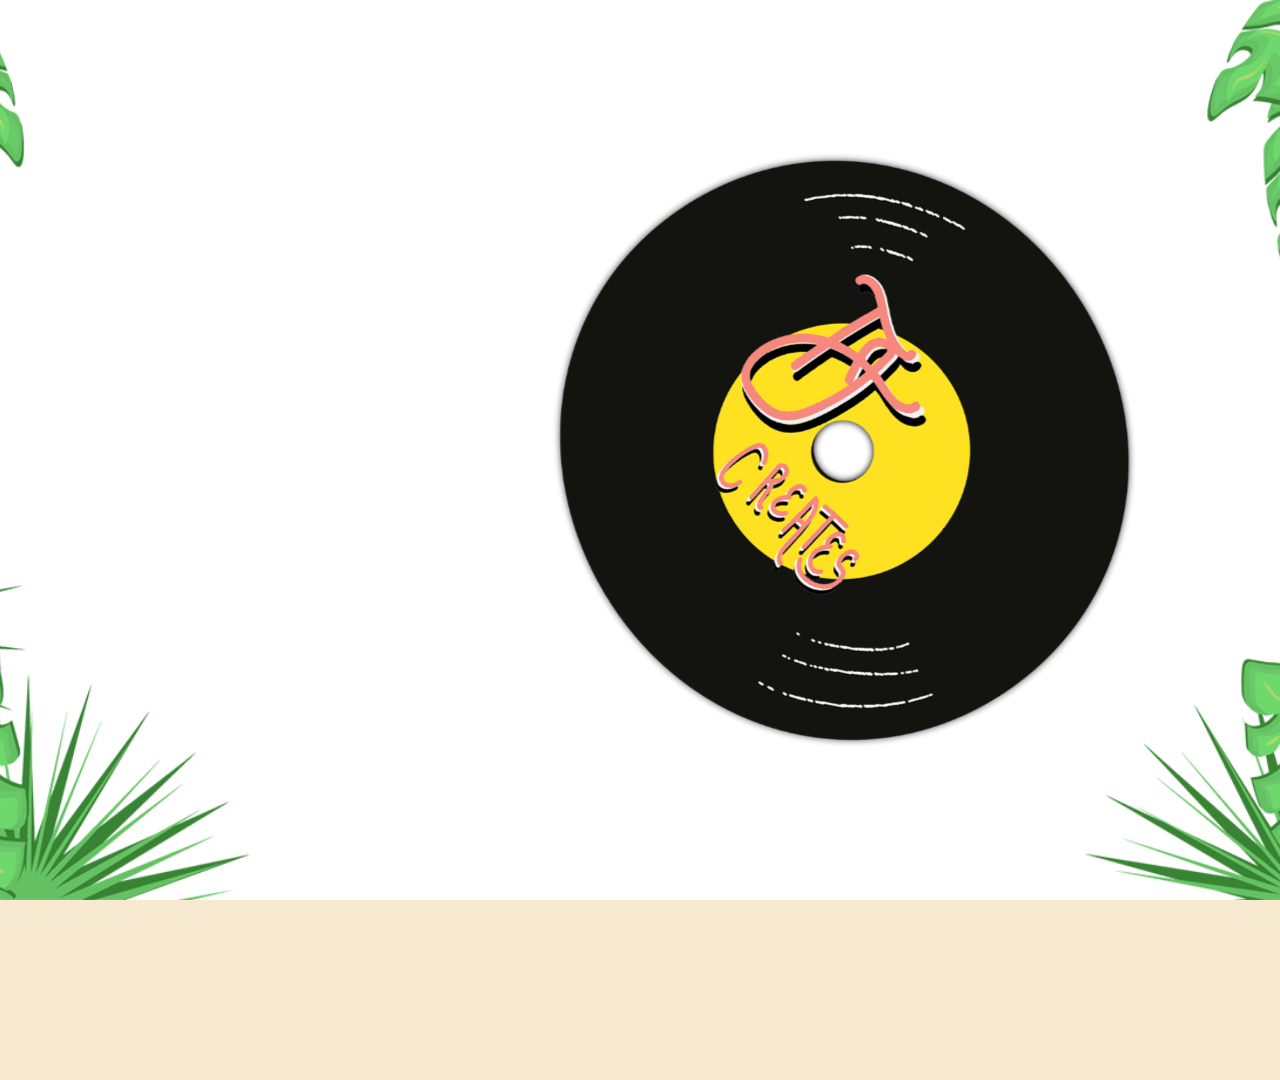
<file: index.html>
<!DOCTYPE html>
<html lang="en">
  <head>
    <meta charset="UTF-8">
    <title>Home</title>
    <link href="https://fonts.googleapis.com/css2?family=Montserrat&family=Nunito+Sans&family=Open+Sans&display=swap" rel="stylesheet">
    <link rel="stylesheet" href="css/styles-index.css">
    <!-- <link rel="icon"
      type="image/JPG"
      href="xo-tj.png"
      <i class="xo-tj.png" aria-hidden="true"></i>
   favicon info -->
  </head>
  <body>
<div class="page-wrap">
    <header>
      <!-- <img class="logo" src="pictures/tj-logo.png" alt="monogram style logo with cursive initials TJ colours pink white and black"-->
      <!-- <h1>Welcome!</h1>
      <h2>We're under construction but listen to some tunes while you wait!</h2>
    </header> -->

    <nav>
    </nav>

    <main role="main">
      <a href="homepage.html"><img class="spinningLogo" src="pictures/vinyl-record-logo.gif">
            <!-- <a class="enterLink" href="homepage.html">Enter Site</a> -->
    </main>
</div>
<!-- This is my comment section. Like girl, you're gonna have to replace that terrible paragraph with some logical information ok? K cool. -->

    <footer>
      <p> Copyright &copy;Tasha Jade Banate. All rights reserved. </p>
    </footer>

  </body>
</html>
</file>
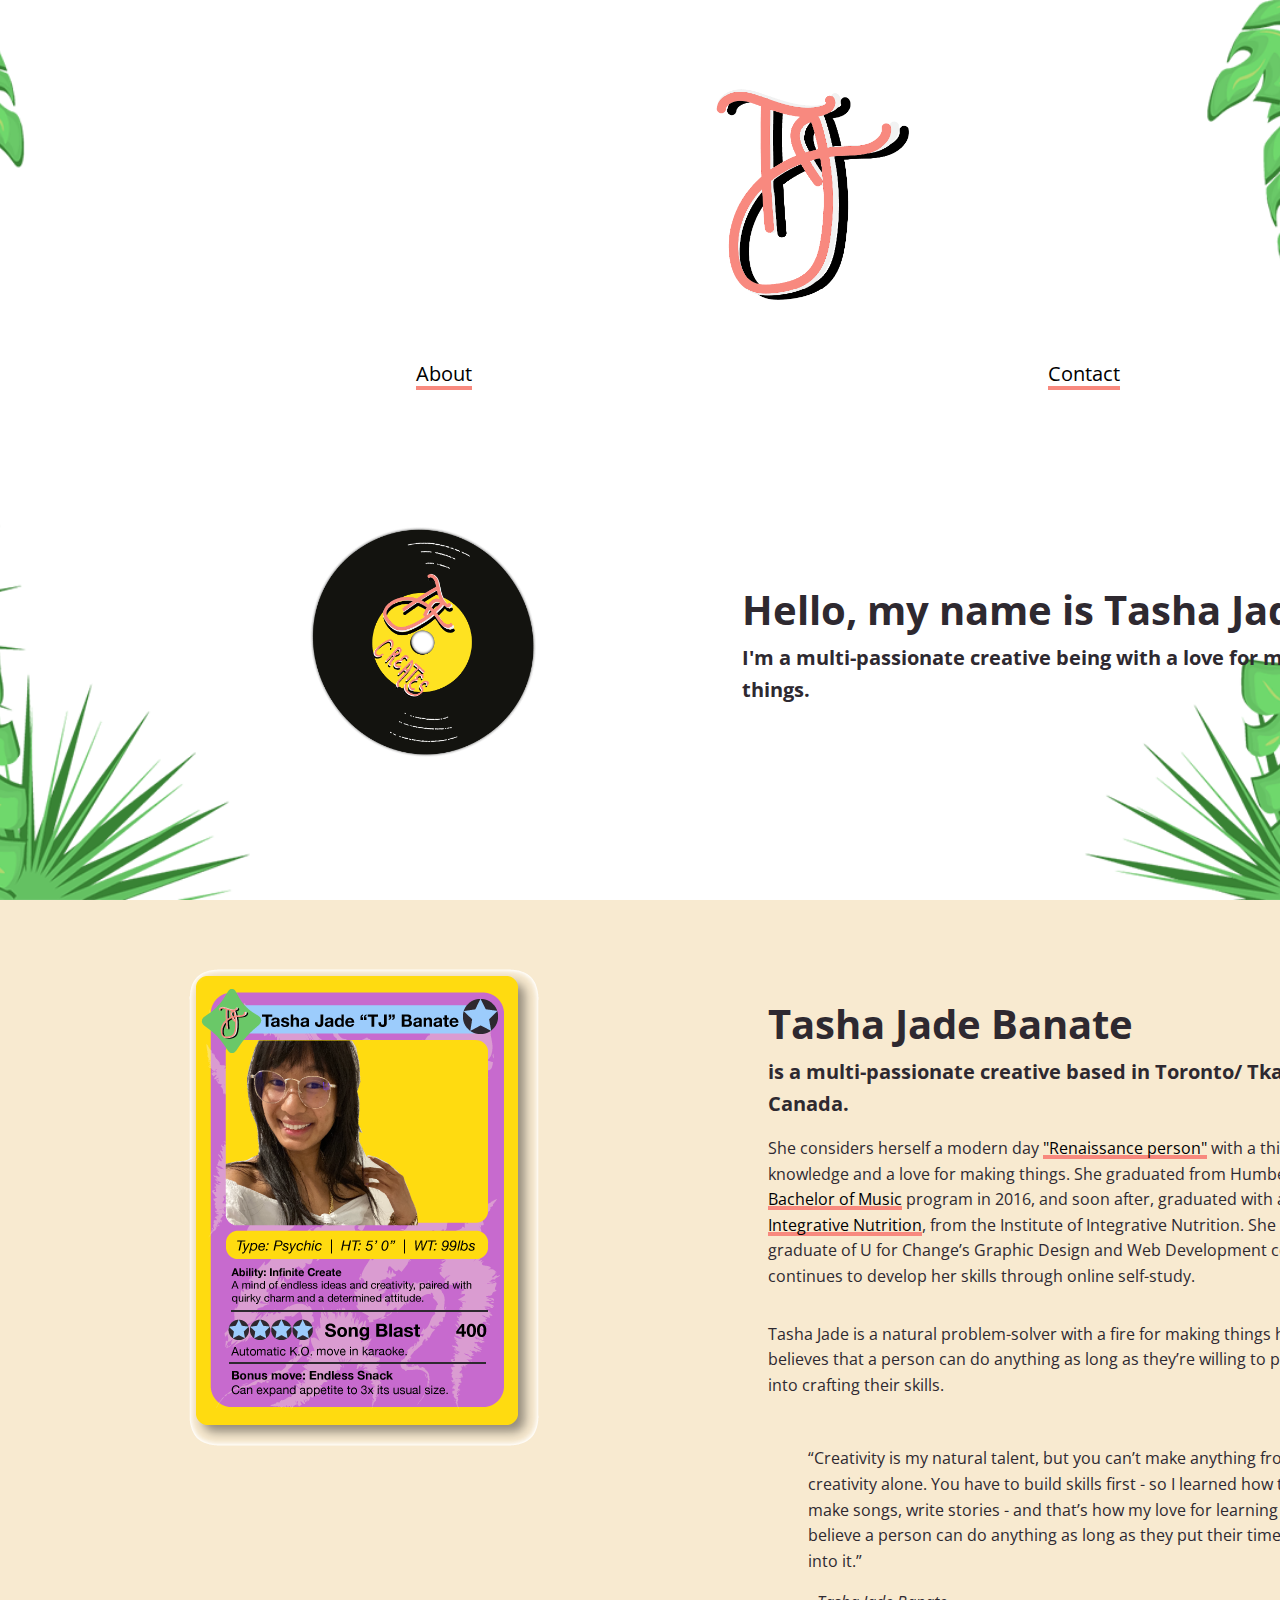
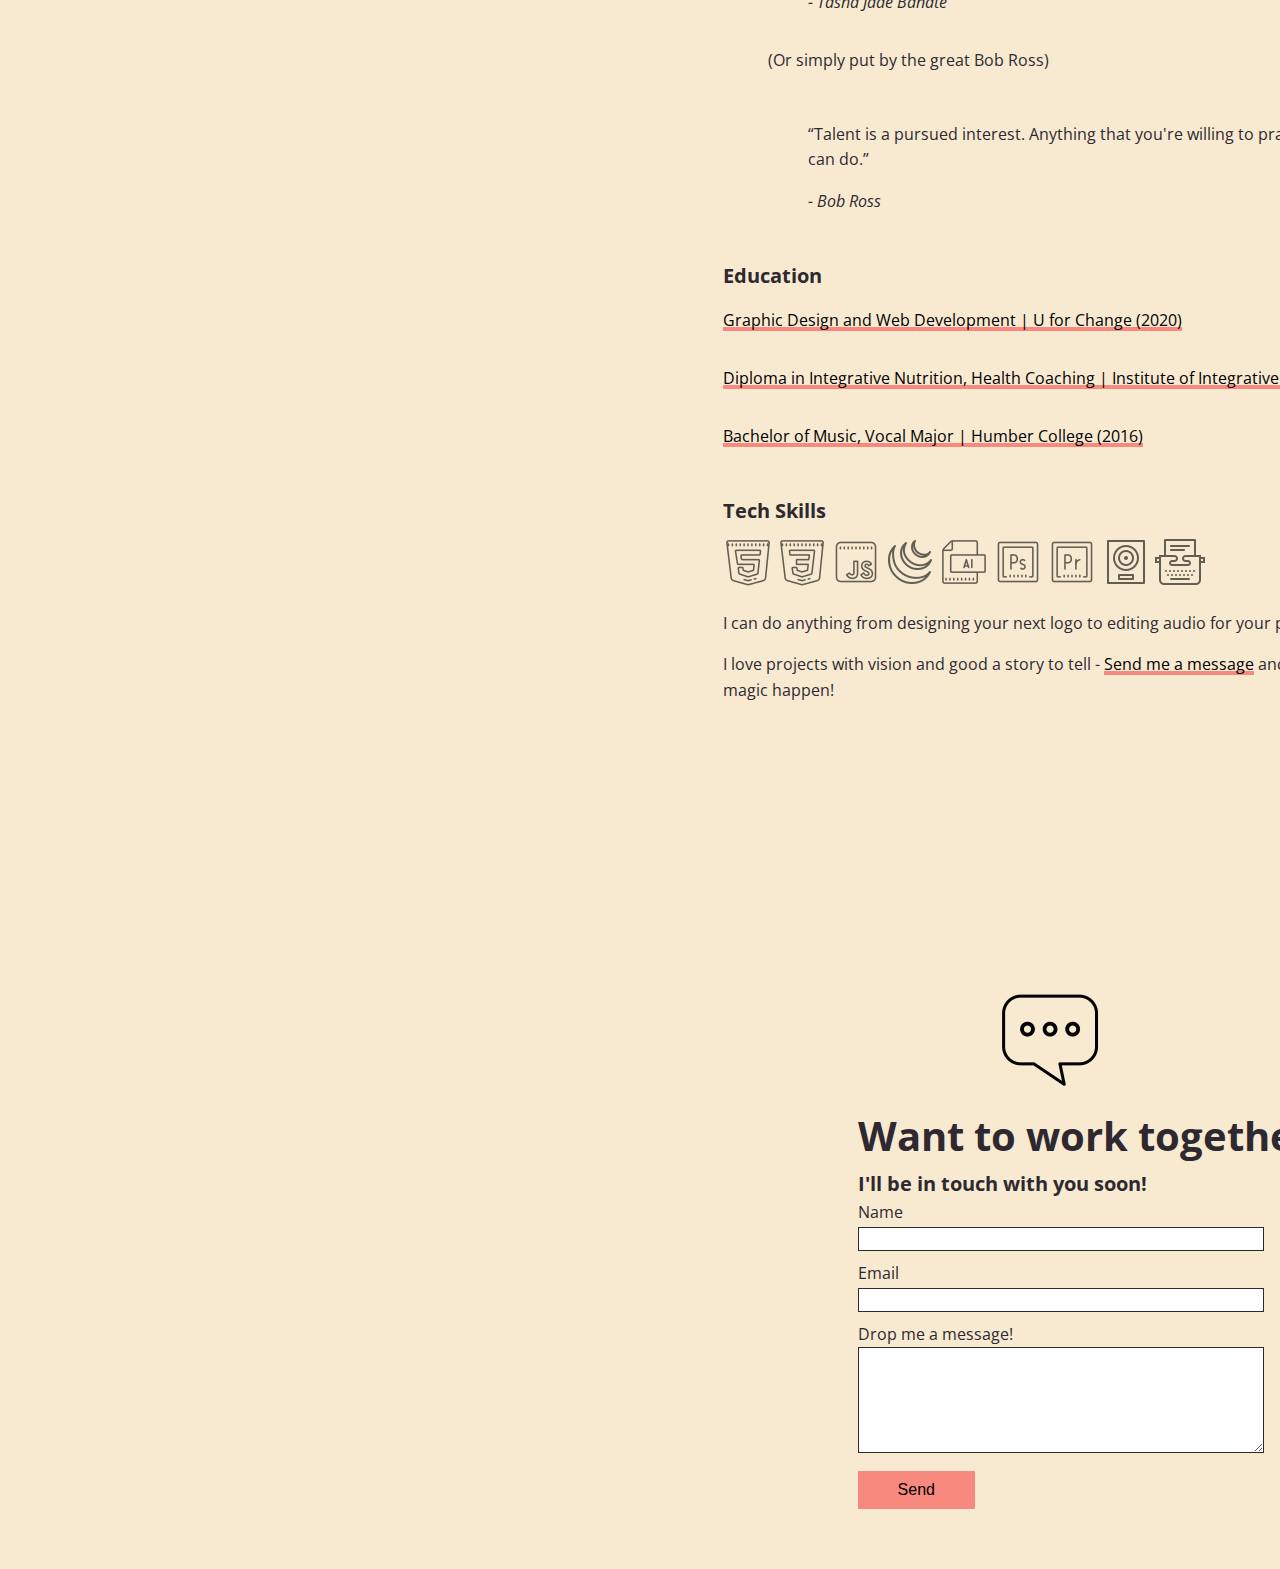
<file: homepage.html>
<!DOCTYPE html>
<html lang="en">
  <head>
    <meta charset="UTF-8">
    <title>About</title>
    <link href="https://fonts.googleapis.com/css2?family=Montserrat&family=Nunito+Sans&family=Open+Sans&display=swap" rel="stylesheet">
      <link rel="stylesheet" href="css/styles.css">

        <script src="https://ajax.googleapis.com/ajax/libs/jquery/3.5.1/jquery.min.js">
  //       var windw = this;
  //
  // $.fn.followTo = function ( pos ) {
  //     var $this = this,
  //         $window = $(windw);
  //
  //     $window.scroll(function(e){
  //         if ($window.scrollTop() > pos) {
  //             $this.css({
  //                 position: 'absolute',
  //                 top: pos
  //             });
  //         } else {
  //             $this.css({
  //                 position: 'fixed',
  //                 top: 0
  //             });
  //         }
  //     });
  // };
  //
  // $('#pokePicDiv').followTo(100);

        </script>

  </head>
  <body>
    <div class="page-wrap">
      <!-- closing div tag under cloding body tag -->
    <header>
      <img class="logo" src="pictures/tj-logo.png" alt="monogram style logo with cursive initials TJ colours pink white and black">
    </header>

  <nav>
    <a href="#aboutAnchor">About</a>
    <!-- <a href="projects.html">Projects</a> -->
    <a href="#contactAnchor">Contact</a>
  </nav>

  <main>

    <img class="spinningLogo" src="pictures/vinyl-record-logo.gif">
  <div class="homepageText">
    <h1>Hello, my name is Tasha Jade</h1>
    <h2>I'm a multi-passionate creative being with a love for making things.</h2>
  </div>

  <a name="aboutAnchor"></a>

    <div class="pokePicDiv">
      <img class="pokePic" src="pictures/pokeProfilePic-tj.png" alt="this is a pokemon card inspired profile and stat pic of Tasha Jade Banate">
    </div>

<div class="aboutMeSection">

   <div class="introBio"> <!--closing tag after text-->
    <h1>Tasha Jade Banate</h1>
     <h2>is a multi-passionate creative based in Toronto/ Tkaronto, Canada.</h2>
        <p>She considers herself a modern day <a href="#" title="Someone who is well versed and skilled in many things. Like being someone who can eat a large pizza by yourself AND write a 4-part choral piece by midnight.">"Renaissance person"</a> with a thirst for knowledge and a love for making things. She graduated from Humber College's <a href="#" title="Yes, I sing and play piano! Any requests? Just no country please.">Bachelor of Music</a> program in 2016, and soon after, graduated with a diploma in <a href="#" title="Dismissing that large pizza I mentioned earlier, I like to think that I'm a pretty healthy person.">Integrative Nutrition</a>, from the Institute of Integrative Nutrition. She is a recent graduate of U for Change’s Graphic Design and Web Development course, and continues to develop her skills through online self-study.</p>

        <p>Tasha Jade is a natural problem-solver with a fire for making things happen! She believes that a person can do anything as long as they’re willing to put the energy into crafting their skills.</p>
    </div> <!--end of introBio div tag-->

    <div class="quotesInBio">
      <blockquote>
        <p>“Creativity is my natural talent, but you can’t make anything from creativity alone. You have to build skills first - so I learned how to draw, make songs, write stories - and that’s how my love for learning started. I believe a person can do anything as long as they put their time and heart into it.”</p>
        <cite>- Tasha Jade Banate</cite>
      </blockquote>

      <p>(Or simply put by the great Bob Ross)</p>

      <blockquote>
        <p>“Talent is a pursued interest. Anything that you're willing to practice, you can do.”</p>
        <cite>- Bob Ross</cite>
      </blockquote>
    </div> <!--end of quotesInBio-->

  <div class="educationBio">
    <h2>Education</h2>
      <p><a href="#" title="Recently graduated!">Graphic Design and Web Development | U for Change (2020)</a></p>
      <p><a href="#" title="Studying nutrition changed my life! You can ask me about it :)">Diploma in Integrative Nutrition, Health Coaching | Institute of Integrative Nutrition (2017)</a></p>
      <p><a href="#" title="This was a challenging 4 years but we prevailed!">Bachelor of Music, Vocal Major | Humber College (2016)</a></p>
  </div>

  <div class="techBio">
    <!-- <script>
    $(".img").each(function() {
      $(this).after('<p class="alt">' + $(this).attr('alt') + '</p>');
    }) </script> js for fading in and out the alt text, might delete-->
    <h2>Tech Skills</h2>
     <!--javascript, jquery, css, wix, shopify, adobe illustrator, photoshop, premiere elements, logicx, protools, copywriting-->
        <div class="iconSection">
          <img class="iconImg" src="icons/htmlIcon.png" alt="black and white icon symbol for HTML5" title="HTML5">
           <img class="iconImg" src="icons/cssIcon.png" alt="black and white icon symbol for CSS3" title="CSS3">
            <img class="iconImg" src="icons/javascriptIcon.png" alt="black and white icon symbol for Javascript" title="Javascript">
             <img class="iconImg" src="icons/jqueryIcon.png" alt="black and white icon symbol for jQuery" title="jQuery">
              <img class="iconImg" src="icons/illustratorIcon.png" alt="black and white icon symbol for Adobe Illustrator" title="Adobe Illustrator">
               <img class="iconImg" src="icons/photoshopIcon.png" alt="black and white icon symbol for Photoshop" title="Photoshop">
             <img class="iconImg" src="icons/premiereProIcon.png" alt="black and white icon symbol for Premiere Pro" title="PremierePro">
            <img class="iconImg" src="icons/logicproIcon.png" alt="black and white icon symbol for Logic X" title="LogicX">
           <img class="iconImg" src="icons/copywritingIcon.png" alt="black and white icon symbol for Copywriting" title="Copywriting">
         <p>I can do anything from designing your next logo to editing audio for your podcast.</p>
         <p>I love projects with vision and good a story to tell - <a href="contact.html">Send me a message</a> and let's make magic happen!</p>
        </div> <!--end of iconSection div tag-->
    </div> <!--end of techBio section div tag -->
  </div> <!--end of aboutMeSection div-->

  <div class="contactDivSection">
   <a name="contactAnchor"></a>
      <img class="chatPng" src="pictures/chatVector.png" alt="an icon of a black and white png chat bubble with three dots">

        <div class="contactTitle">
          <h1>Want to work together?</h1>
          <h2>I'll be in touch with you soon!</h2>
        </div>

          <form method="POST" action="path/to/form/script/processing">
            <label for="name">Name</label>
            <input id="name" type="text" name="name">

            <label for="email">Email</label>
            <input id="email" type="email" name="email">

            <label for="message">Drop me a message!</label>
            <textarea id="message" name="name"></textarea>

            <button type="submit">Send</button>
          </form>
    </div> <!--end of div tag contactDiv-->

  </main>
</div>
  </body>

</div> <!--close page wrap-->

<footer>
  <p> Copyright &copy;Tasha Jade Banate. All rights reserved. </p>
</footer>
</file>
<file: css/styles-index.css>
header,
nav,
main {
  padding: 0%;
  margin: 0%;
}

/* nav{
  display: flex;
  text-align: center;
  justify-content: space-between;
  padding-left: 70%;
  position: sticky;
  font-size: 33px;
  padding-top: 40px;
  padding-bottom: -100px;
} */
/* header {
  display:flex;
  justify-content: center;
  align-items: flex-start;
} */

html, body {
  height: 100%;
}

body {
  padding: 0%;
  padding-left: 0%;
  margin:0px;

  /*border: 3px dashed white  ---indicates width of border;*/
  width:1000px;
  height: 200px;
  color:#2e2930;
  background: #f8ead0; /*this is like a slightly darker papayawhip/ beige */
  background-image: url('../pictures/leaves-background.gif');
    /* background-image: linear-gradient(to right, rgba(500,700,0,0.5), rgba(0,0,255,0.5)), --this code is to make the gradient rainbow effect*/
  min-height: 1080px;
  background-attachment: fixed;
  background-position: center;
  /* background-repeat: no-repeat; */
  background-size: cover;
  font-family: 'Montserrat', sans-serif;
  font-family: 'Nunito Sans', sans-serif;
  font-family: 'Open Sans', sans-serif;
}

/* .main {
  display: flex;
  justify-content: center;
  align-items: center;
} */

/* .logo {
  height: 20%;
  width: 20%;
  display: flex;
  align-items: center;
  justify-content: center;
  align-items: flex-start;
} */
/* need to find out how to center header  */

h1, h2 {
  margin: 0%;
  color:#2e2930; /*a black-like shade */; font-size:44px;
  display: flex;
  align-items: center;
  position: relative;
}
h2 {
  font-size:25px;
}

a {
  color: #2e2930;
  text-decoration: none;
}
/* :root {
  --mainColor: #f8897e;
}
a {
  background:
     linear-gradient(
       to bottom, var(--mainColor) 0%,
       var(--mainColor) 100%
     );
    background-position: 0 100%;
    background-repeat: repeat-x;
    background-size: 4px 4px;
  color: #000;
  text-decoration: none;
  transition: background-size .2s;
}
a:hover {
  background-size: 4px 50px;
  /* text-decoration: underline; */
} */

/* FOOTER STYLES
-----------------------------------------*/
/* Sticky Footer - http://css-tricks.com/snippets/css/sticky-footer */
  .page-wrap {
  min-height: 100%;
  margin-bottom: -60%; /* must be the same height as footer */
}
.page-wrap:after {
  content: "";
  display: block;
}

footer, .page-wrap:after {
  height: 60px; /* however tall you want the footer to be */
}

/*footer fade in effect when hovered over */
footer {
  width: 100%
  height: 60px;
  clear: both;
  position: fixed;
  bottom: 0;
  text-align: right;
  padding-left: 38%;
  opacity: 0;
   transition: opacity 1s ease-in-out;
   -moz-transition: opacity 0.25s ease-in-out;
   -webkit-transition: opacity 0.25s ease-in-out;
}

footer:hover{
  opacity: 1;
}


/*spinning icon*/
.spinningLogo {
  height: 120%;
  width: 120%;
  padding-left: 23%;
  padding-top:0px;
  align-content: flex-start;
  margin: 0%;
}
/* hover effect */
.spinningLogo:hover {
  display: inline-block;
   vertical-align: middle;
   transform: translateZ(0);
   box-shadow: 0 0 1px rgba(0, 0, 0, 0);
   backface-visibility: hidden;
   -moz-osx-font-smoothing: grayscale;
   transition-duration: 0.3s;
   transition-property: transform;
}

.spinningLogo:hover,
.SpinningLogo:focus,
.SpinningLogo:active {
   transform: scale(1.1);
}
}
.enterLink {
text-align: center;
float:right;
font-size: 40px;
}

/* masonry code for projects page */
</file>
<file: css/styles.css>
header,
nav,
main {
  padding: 0%;
  margin: 0%;
}

nav{
  text-align: center;
  display: flex;
  justify-content: space-around;
  align-items: flex-start;
  padding-left: 0%;
  padding-bottom: 30px;
  font-size: 20px;
  padding-top:0%;
  margin: 0%;
}
/* header {
  display:flex;
  justify-content: center;
  align-items: flex-start;
} */

html, body {
  height: 100%;
  margin: 0%;
  line-height: 1.6;
}


body {
  padding-left: 10%;
  padding-top: 5%;
  margin: 0%;
  /*border: 3px dashed white  ---indicates width of border;*/
  width:1280px;
  height: 800px;
  color:#2e2930;
  background: #f8ead0; /*this is like a slightly darker papayawhip/ beige */
  background-image: url('../pictures/leaves-background.gif');
    /* background-image: linear-gradient(to right, rgba(500,700,0,0.5), rgba(0,0,255,0.5)), --this code is to make the gradient rainbow effect*/
  min-height: 650px;
  background-attachment: fixed;
  background-position: center;
  background-repeat: no-repeat;
  background-size: cover;
  font-family: 'Montserrat', sans-serif;
  font-family: 'Nunito Sans', sans-serif;
  font-family: 'Open Sans', sans-serif;
}

main {
  padding-top: 30px;
}


.logo {
  height: 20%;
  width: 20%;
  /* display: flex; */
  /* position: sticky; */
  /* align-items: flex-start; */
  /* justify-content: center; */
  padding-left: 43%;
  padding-top: 0%;
  padding-bottom: 30px;
  margin:0%;
  /* overflow: hidden; */
}

.profilePic {
  float:left;
  /* resize: block; */
  max-height: 550px;
  width: 400px;
  padding-left: 10%;
  padding-right: 5%;
  padding-bottom: 5%;
  position: -webkit-sticky; /* Safari */
  position: sticky;
  top: 0;
}

.spinningLogo {
  float:left;
  /* resize: block; */
  max-height: 40%;
  width: 40%;
  padding-left: 3%;
  padding-right: 5%;
  padding-bottom: 5%;
  padding-top: 0%;
  position: sticky;
}
/* The code below is for when the poke pic goes live on the about page */
.pokePic {
  float:left;
  /* resize: block; */
  /* max-height: 30%;
  width: 30%; */
  padding-left: 10%;
  padding-right: 5%;
  /* position: sticky;
  position: -webkit-sticky;
  top: 0; */
  /* z-index:-1; */
  overflow:hidden;
}

.pokePicDiv {
 padding:0px;
 width:40%;
 height:40%;
 inline-size:560px;
 position:sticky; top:0; left:0;
 position: -webkit-sticky;
 float:left; /*tryng this out*/
 /* z-index: 1; */
 /* overflow: hidden; */
 padding-bottom: 30px;
}

.chatPng {
  height: 10%;
  Width: 10%;
  float: right;
  padding-top: 0px;
  padding-left: 15%;
  padding-right: 23%;
}

/* .flexslider {
  display: flex;
  justify-content: space-between;
  padding-left: 100px;
} */

h1 {
  margin:0;
  color:#2e2930; /*a black-like shade */; font-size:40px;
}
h2 {
  margin:0;
  color:#2e2930; /*a black-like shade */; font-size:20px;
}

p {
  color: #2e2930; /*a black-like shade*/
}

.textArea {
  padding-left: 10%;
}
/* div.textArea {
  border: 1px #2e2930;
  z-index: 4;
}
trying to make a box around text */

/* for link hover effect */
a {
  color: #f8897e;
  text-decoration: none;
  background:
     linear-gradient(
       to bottom, var(--mainColor) 0%,
       var(--mainColor) 100%
     );
    background-position: 0 100%;
    background-repeat: repeat-x;
    background-size: 4px 4px;
  color: #000;
  text-decoration: none;
  transition: background-size .2s;
}
:root {
  --mainColor: #f8897e;
}

a:hover {
  background-size: 4px 50px;
  /* text-decoration: underline; */
}

/* for contact form */
form {
  width: 400px;
  padding-left: 57%;
}

input,
textarea {
  border: 1px solid #2e2930;
  width: 400px;
  margin-bottom: 10px;
}

input {
  height: 20px;
}

textarea {
  height: 100px;
}

button {
  background: #f8897e;
  border: none;
  padding: 10px 40px;
  font-size: 16px;
}

/* FOOTER STYLES
-----------------------------------------*/
/* Sticky Footer - http://css-tricks.com/snippets/css/sticky-footer */
  .page-wrap {
  min-height: 100%;
  margin-bottom: -60%; /* must be the same height as footer */
}
.page-wrap:after {
  content: "";
  display: block;
}

footer, .page-wrap:after {
  height: 60px; /* however tall you want the footer to be */
}

/*footer fade in effect when hovered over */
footer {
  width: 100%
  height: 60px;
  clear: both;
  position: fixed;
  bottom: 0;
  text-align: right;
  padding-left: 30%;
  opacity: 0;
   transition: opacity 1s ease-in-out;
   -moz-transition: opacity 0.25s ease-in-out;
   -webkit-transition: opacity 0.25s ease-in-out;
}

footer:hover{
  opacity: 1;
}

/*css for specific bodies of text*/

.homepageText {
  padding-top: 10%;
  padding-bottom: 20%;
}

/* about section css */

.aboutMeSection {
padding-bottom: 20%;
z-index:1;
}

.introBio {
  padding-top: 30px;
  display:flex;
  align-items: flex-start;
  flex-direction: column;
  padding-left: 80px;
  /* overflow:hidden; */
}

.educationBio {
  padding-top: 30px;
  display:flex;
  align-items: flex-start;
  flex-direction: column;
  padding-left:46.5%;
  /* overflow:hidden; */
}
.techBio {
  padding-top: 30px;
  display:flex;
  align-items: flex-start;
  flex-direction: column;
  padding-left: 46.5%;
  /* overflow:hidden; */
}
.personalBio {
  padding-top:30px;
  display:flex;
  align-items: flex-start;
  flex-direction: column;
  /* padding-left: 46.5%;
  overflow:hidden; */
}

.quotesInBio {
  display:flex;
  align-items: flex-start;
  flex-direction: column;
  padding-left: 80px;

  /* padding-left: 46.5%;
  overflow:hidden; */
}
.contactTitle {
  padding-left: 57%
}

.contactDivSection {
  overflow: scroll;
  z-index: 1
}

/*hover over icons*/

.iconImg {
  opacity:60%;
  padding-right:0px;
  padding-top: 10px;
}

.iconImg:hover {
  opacity:100%;
  transition: opacity 1s ease-in-out;
  -moz-transition: opacity 0.25s ease-in-out;
  -webkit-transition: opacity 0.25s ease-in-out;
  background-color: #f8897e;
}

/* styling stuff */
html {
  scroll-behavior: smooth;
}
</file>
